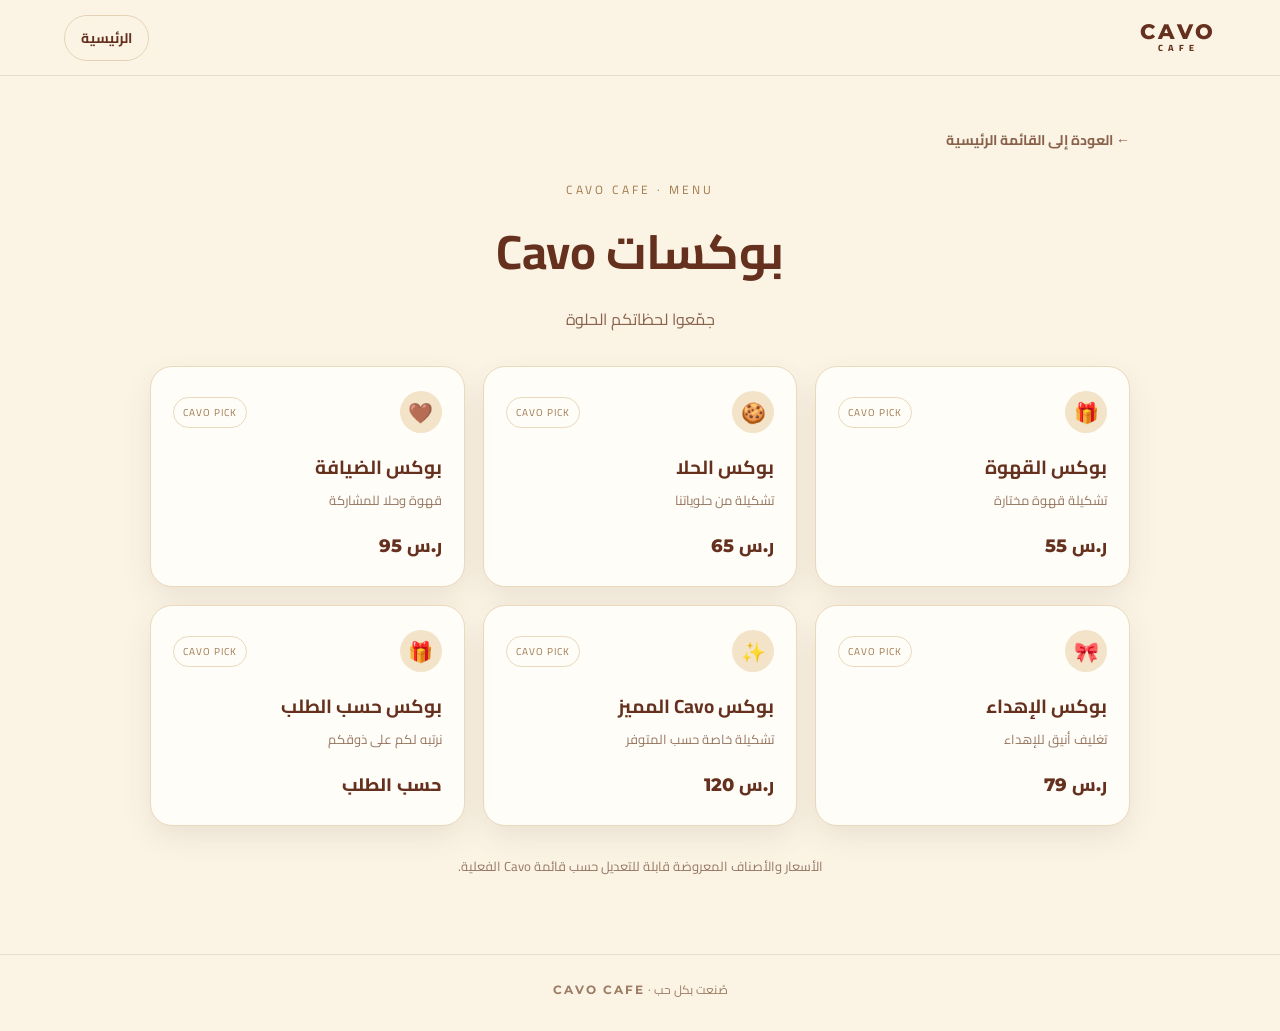
<file: boxes.html>
<!doctype html>
<html lang="ar" dir="rtl">
<head><meta charset="utf-8"><meta name="viewport" content="width=device-width, initial-scale=1"><meta name="theme-color" content="#fbf4e5"><title>بوكسات Cavo | Cavo Cafe</title><link rel="stylesheet" href="style.css"></head>
<body>
<header class="site-header"><a class="brand-small" href="index.html">CAVO<span>CAFE</span></a><a class="nav-home" href="index.html">الرئيسية</a></header>
<main class="page-main"><a class="back-link" href="index.html">← العودة إلى القائمة الرئيسية</a>
<section class="page-heading"><div class="mini">CAVO CAFE · MENU</div><h1>بوكسات Cavo</h1><p>جمّعوا لحظاتكم الحلوة</p></section>
<section class="menu-grid"><article class="menu-card"><div><div class="card-top"><span class="card-icon">🎁</span><span class="card-tag">CAVO PICK</span></div><h2>بوكس القهوة</h2><p>تشكيلة قهوة مختارة</p></div><div class="price">55 ر.س</div></article>
<article class="menu-card"><div><div class="card-top"><span class="card-icon">🍪</span><span class="card-tag">CAVO PICK</span></div><h2>بوكس الحلا</h2><p>تشكيلة من حلوياتنا</p></div><div class="price">65 ر.س</div></article>
<article class="menu-card"><div><div class="card-top"><span class="card-icon">🤎</span><span class="card-tag">CAVO PICK</span></div><h2>بوكس الضيافة</h2><p>قهوة وحلا للمشاركة</p></div><div class="price">95 ر.س</div></article>
<article class="menu-card"><div><div class="card-top"><span class="card-icon">🎀</span><span class="card-tag">CAVO PICK</span></div><h2>بوكس الإهداء</h2><p>تغليف أنيق للإهداء</p></div><div class="price">79 ر.س</div></article>
<article class="menu-card"><div><div class="card-top"><span class="card-icon">✨</span><span class="card-tag">CAVO PICK</span></div><h2>بوكس Cavo المميز</h2><p>تشكيلة خاصة حسب المتوفر</p></div><div class="price">120 ر.س</div></article>
<article class="menu-card"><div><div class="card-top"><span class="card-icon">🎁</span><span class="card-tag">CAVO PICK</span></div><h2>بوكس حسب الطلب</h2><p>نرتبه لكم على ذوقكم</p></div><div class="price">حسب الطلب</div></article>
</section>
<p class="note">الأسعار والأصناف المعروضة قابلة للتعديل حسب قائمة Cavo الفعلية.</p>
</main><footer class="site-footer">صُنعت بكل حب · <strong>CAVO CAFE</strong></footer>
</body></html>
</file>
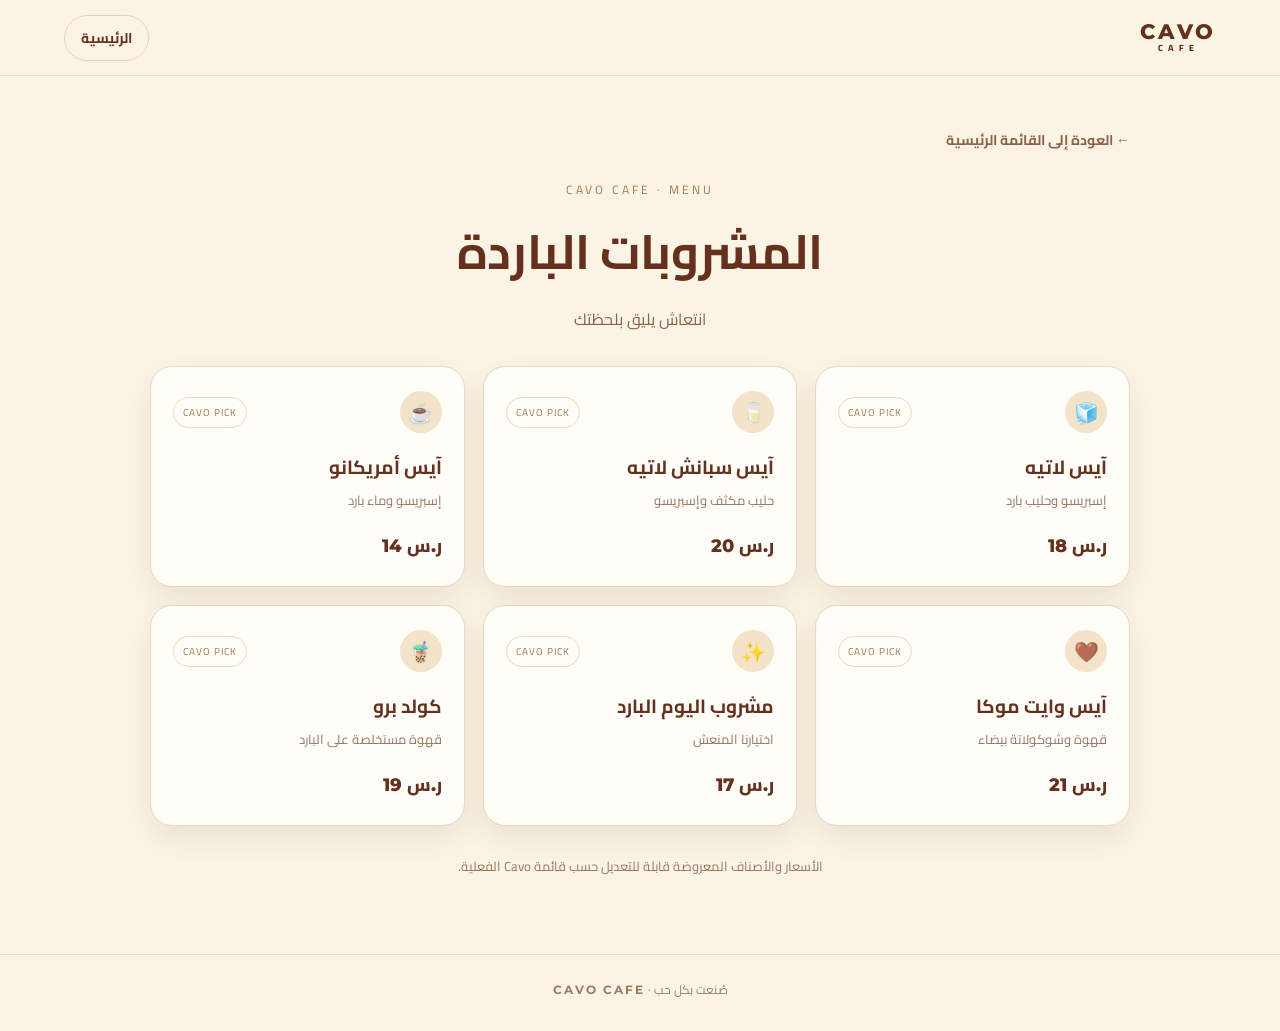
<file: cold.html>
<!doctype html>
<html lang="ar" dir="rtl">
<head><meta charset="utf-8"><meta name="viewport" content="width=device-width, initial-scale=1"><meta name="theme-color" content="#fbf4e5"><title>المشروبات الباردة | Cavo Cafe</title><link rel="stylesheet" href="style.css"></head>
<body>
<header class="site-header"><a class="brand-small" href="index.html">CAVO<span>CAFE</span></a><a class="nav-home" href="index.html">الرئيسية</a></header>
<main class="page-main"><a class="back-link" href="index.html">← العودة إلى القائمة الرئيسية</a>
<section class="page-heading"><div class="mini">CAVO CAFE · MENU</div><h1>المشروبات الباردة</h1><p>انتعاش يليق بلحظتك</p></section>
<section class="menu-grid"><article class="menu-card"><div><div class="card-top"><span class="card-icon">🧊</span><span class="card-tag">CAVO PICK</span></div><h2>آيس لاتيه</h2><p>إسبريسو وحليب بارد</p></div><div class="price">18 ر.س</div></article>
<article class="menu-card"><div><div class="card-top"><span class="card-icon">🥛</span><span class="card-tag">CAVO PICK</span></div><h2>آيس سبانش لاتيه</h2><p>حليب مكثف وإسبريسو</p></div><div class="price">20 ر.س</div></article>
<article class="menu-card"><div><div class="card-top"><span class="card-icon">☕</span><span class="card-tag">CAVO PICK</span></div><h2>آيس أمريكانو</h2><p>إسبريسو وماء بارد</p></div><div class="price">14 ر.س</div></article>
<article class="menu-card"><div><div class="card-top"><span class="card-icon">🤎</span><span class="card-tag">CAVO PICK</span></div><h2>آيس وايت موكا</h2><p>قهوة وشوكولاتة بيضاء</p></div><div class="price">21 ر.س</div></article>
<article class="menu-card"><div><div class="card-top"><span class="card-icon">✨</span><span class="card-tag">CAVO PICK</span></div><h2>مشروب اليوم البارد</h2><p>اختيارنا المنعش</p></div><div class="price">17 ر.س</div></article>
<article class="menu-card"><div><div class="card-top"><span class="card-icon">🧋</span><span class="card-tag">CAVO PICK</span></div><h2>كولد برو</h2><p>قهوة مستخلصة على البارد</p></div><div class="price">19 ر.س</div></article>
</section>
<p class="note">الأسعار والأصناف المعروضة قابلة للتعديل حسب قائمة Cavo الفعلية.</p>
</main><footer class="site-footer">صُنعت بكل حب · <strong>CAVO CAFE</strong></footer>
</body></html>
</file>
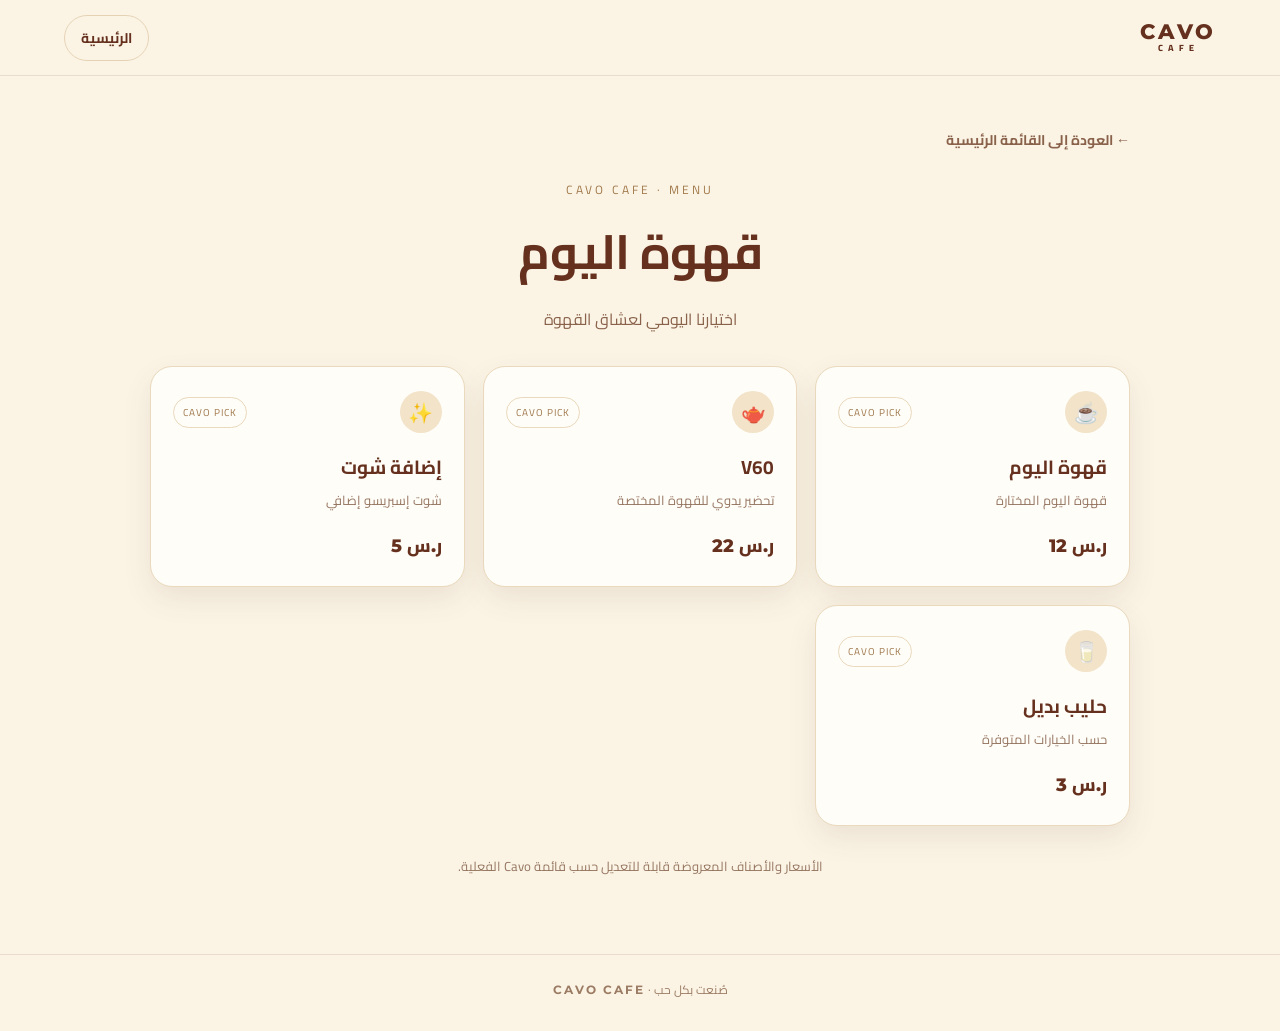
<file: daily.html>
<!doctype html>
<html lang="ar" dir="rtl">
<head><meta charset="utf-8"><meta name="viewport" content="width=device-width, initial-scale=1"><meta name="theme-color" content="#fbf4e5"><title>قهوة اليوم | Cavo Cafe</title><link rel="stylesheet" href="style.css"></head>
<body>
<header class="site-header"><a class="brand-small" href="index.html">CAVO<span>CAFE</span></a><a class="nav-home" href="index.html">الرئيسية</a></header>
<main class="page-main"><a class="back-link" href="index.html">← العودة إلى القائمة الرئيسية</a>
<section class="page-heading"><div class="mini">CAVO CAFE · MENU</div><h1>قهوة اليوم</h1><p>اختيارنا اليومي لعشاق القهوة</p></section>
<section class="menu-grid"><article class="menu-card"><div><div class="card-top"><span class="card-icon">☕</span><span class="card-tag">CAVO PICK</span></div><h2>قهوة اليوم</h2><p>قهوة اليوم المختارة</p></div><div class="price">12 ر.س</div></article>
<article class="menu-card"><div><div class="card-top"><span class="card-icon">🫖</span><span class="card-tag">CAVO PICK</span></div><h2>V60</h2><p>تحضير يدوي للقهوة المختصة</p></div><div class="price">22 ر.س</div></article>
<article class="menu-card"><div><div class="card-top"><span class="card-icon">✨</span><span class="card-tag">CAVO PICK</span></div><h2>إضافة شوت</h2><p>شوت إسبريسو إضافي</p></div><div class="price">5 ر.س</div></article>
<article class="menu-card"><div><div class="card-top"><span class="card-icon">🥛</span><span class="card-tag">CAVO PICK</span></div><h2>حليب بديل</h2><p>حسب الخيارات المتوفرة</p></div><div class="price">3 ر.س</div></article>
</section>
<p class="note">الأسعار والأصناف المعروضة قابلة للتعديل حسب قائمة Cavo الفعلية.</p>
</main><footer class="site-footer">صُنعت بكل حب · <strong>CAVO CAFE</strong></footer>
</body></html>
</file>
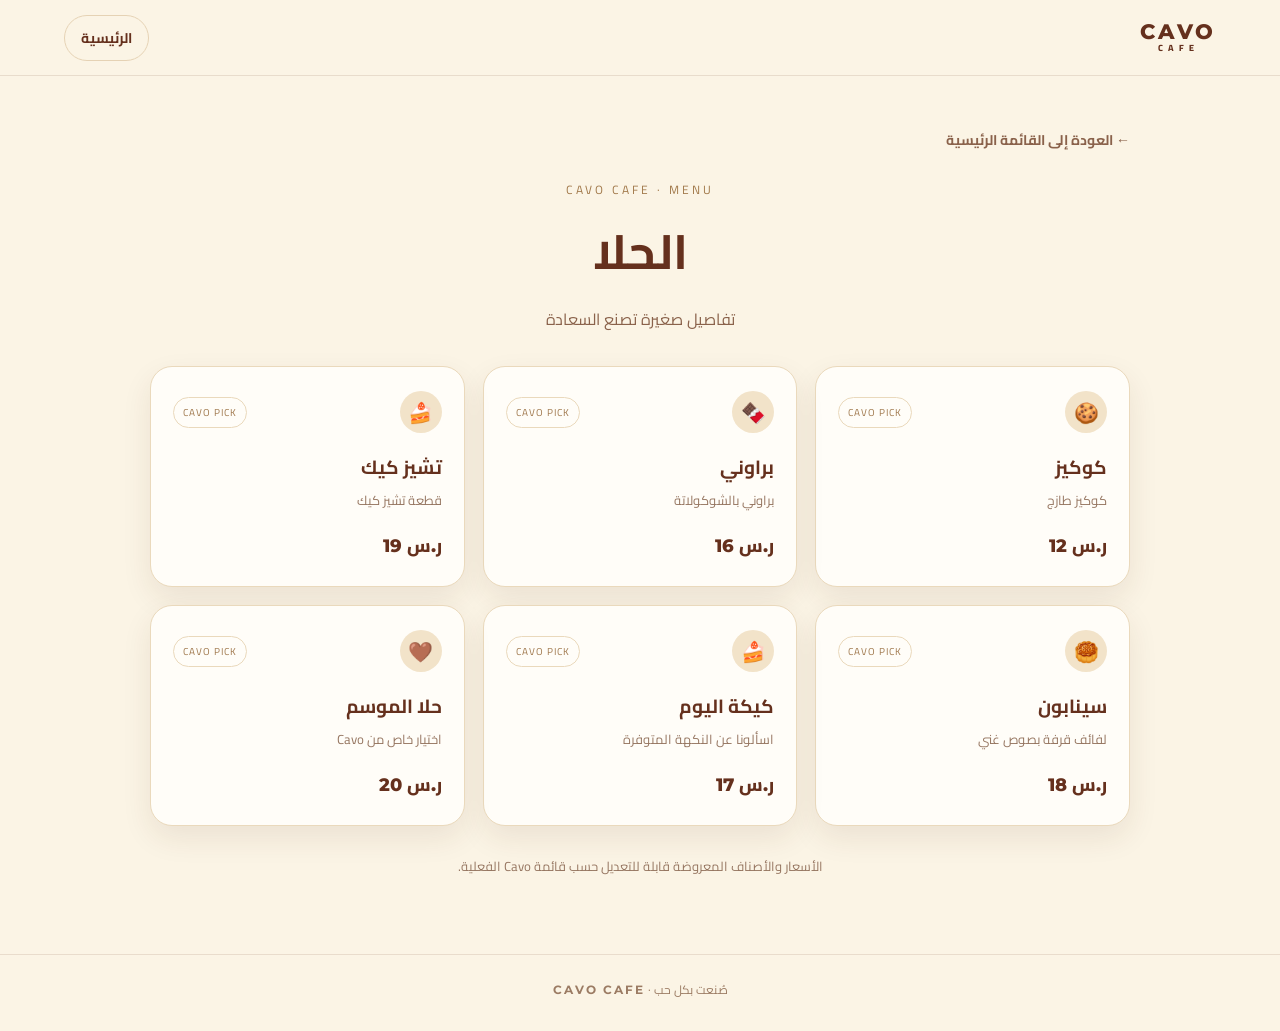
<file: desserts.html>
<!doctype html>
<html lang="ar" dir="rtl">
<head><meta charset="utf-8"><meta name="viewport" content="width=device-width, initial-scale=1"><meta name="theme-color" content="#fbf4e5"><title>الحلا | Cavo Cafe</title><link rel="stylesheet" href="style.css"></head>
<body>
<header class="site-header"><a class="brand-small" href="index.html">CAVO<span>CAFE</span></a><a class="nav-home" href="index.html">الرئيسية</a></header>
<main class="page-main"><a class="back-link" href="index.html">← العودة إلى القائمة الرئيسية</a>
<section class="page-heading"><div class="mini">CAVO CAFE · MENU</div><h1>الحلا</h1><p>تفاصيل صغيرة تصنع السعادة</p></section>
<section class="menu-grid"><article class="menu-card"><div><div class="card-top"><span class="card-icon">🍪</span><span class="card-tag">CAVO PICK</span></div><h2>كوكيز</h2><p>كوكيز طازج</p></div><div class="price">12 ر.س</div></article>
<article class="menu-card"><div><div class="card-top"><span class="card-icon">🍫</span><span class="card-tag">CAVO PICK</span></div><h2>براوني</h2><p>براوني بالشوكولاتة</p></div><div class="price">16 ر.س</div></article>
<article class="menu-card"><div><div class="card-top"><span class="card-icon">🍰</span><span class="card-tag">CAVO PICK</span></div><h2>تشيز كيك</h2><p>قطعة تشيز كيك</p></div><div class="price">19 ر.س</div></article>
<article class="menu-card"><div><div class="card-top"><span class="card-icon">🥮</span><span class="card-tag">CAVO PICK</span></div><h2>سينابون</h2><p>لفائف قرفة بصوص غني</p></div><div class="price">18 ر.س</div></article>
<article class="menu-card"><div><div class="card-top"><span class="card-icon">🍰</span><span class="card-tag">CAVO PICK</span></div><h2>كيكة اليوم</h2><p>اسألونا عن النكهة المتوفرة</p></div><div class="price">17 ر.س</div></article>
<article class="menu-card"><div><div class="card-top"><span class="card-icon">🤎</span><span class="card-tag">CAVO PICK</span></div><h2>حلا الموسم</h2><p>اختيار خاص من Cavo</p></div><div class="price">20 ر.س</div></article>
</section>
<p class="note">الأسعار والأصناف المعروضة قابلة للتعديل حسب قائمة Cavo الفعلية.</p>
</main><footer class="site-footer">صُنعت بكل حب · <strong>CAVO CAFE</strong></footer>
</body></html>
</file>
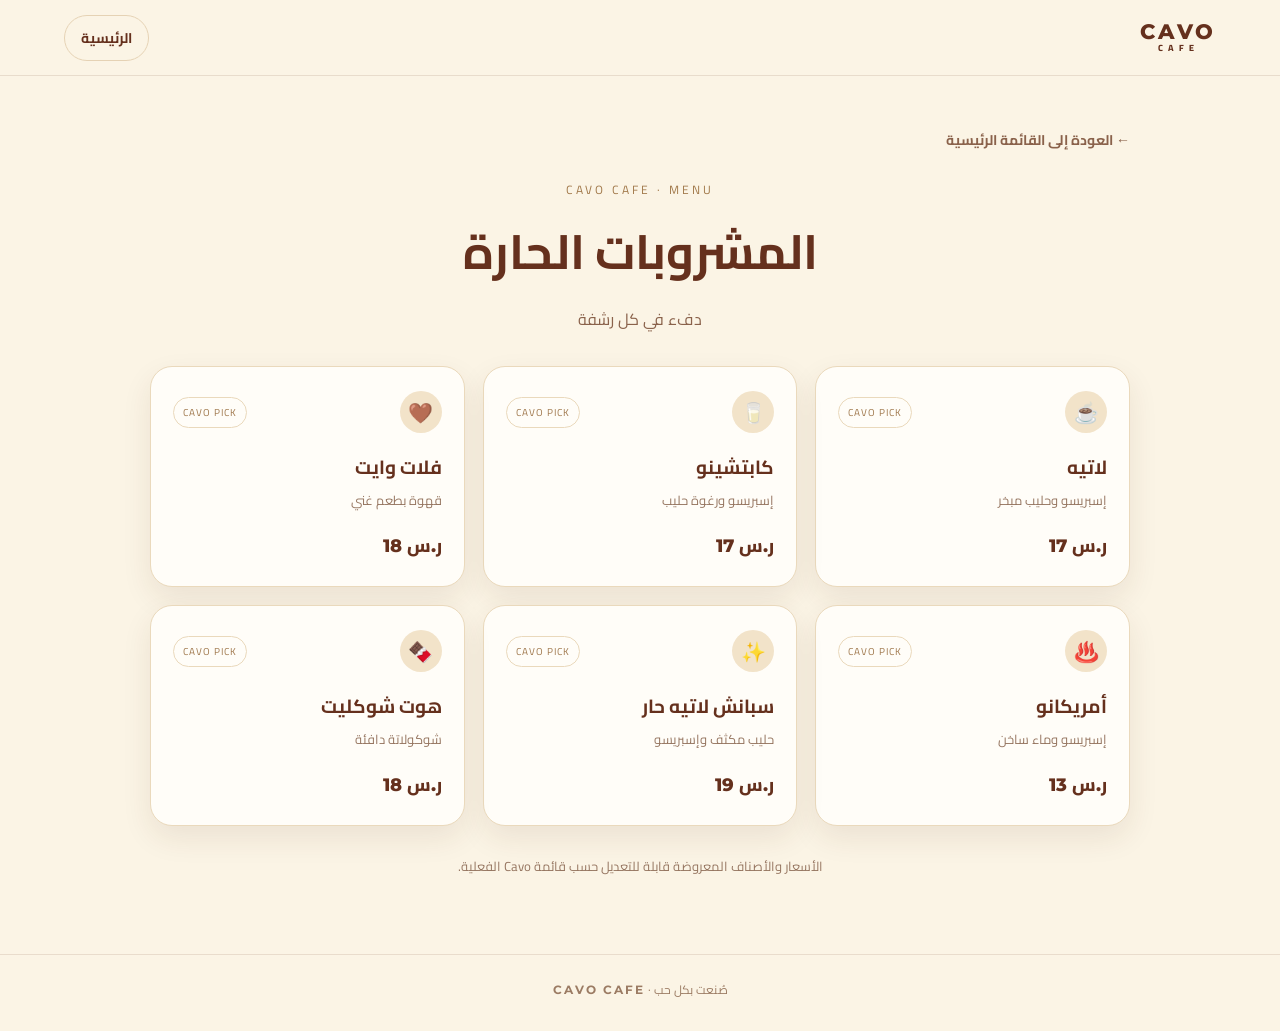
<file: hot.html>
<!doctype html>
<html lang="ar" dir="rtl">
<head><meta charset="utf-8"><meta name="viewport" content="width=device-width, initial-scale=1"><meta name="theme-color" content="#fbf4e5"><title>المشروبات الحارة | Cavo Cafe</title><link rel="stylesheet" href="style.css"></head>
<body>
<header class="site-header"><a class="brand-small" href="index.html">CAVO<span>CAFE</span></a><a class="nav-home" href="index.html">الرئيسية</a></header>
<main class="page-main"><a class="back-link" href="index.html">← العودة إلى القائمة الرئيسية</a>
<section class="page-heading"><div class="mini">CAVO CAFE · MENU</div><h1>المشروبات الحارة</h1><p>دفء في كل رشفة</p></section>
<section class="menu-grid"><article class="menu-card"><div><div class="card-top"><span class="card-icon">☕</span><span class="card-tag">CAVO PICK</span></div><h2>لاتيه</h2><p>إسبريسو وحليب مبخر</p></div><div class="price">17 ر.س</div></article>
<article class="menu-card"><div><div class="card-top"><span class="card-icon">🥛</span><span class="card-tag">CAVO PICK</span></div><h2>كابتشينو</h2><p>إسبريسو ورغوة حليب</p></div><div class="price">17 ر.س</div></article>
<article class="menu-card"><div><div class="card-top"><span class="card-icon">🤎</span><span class="card-tag">CAVO PICK</span></div><h2>فلات وايت</h2><p>قهوة بطعم غني</p></div><div class="price">18 ر.س</div></article>
<article class="menu-card"><div><div class="card-top"><span class="card-icon">♨️</span><span class="card-tag">CAVO PICK</span></div><h2>أمريكانو</h2><p>إسبريسو وماء ساخن</p></div><div class="price">13 ر.س</div></article>
<article class="menu-card"><div><div class="card-top"><span class="card-icon">✨</span><span class="card-tag">CAVO PICK</span></div><h2>سبانش لاتيه حار</h2><p>حليب مكثف وإسبريسو</p></div><div class="price">19 ر.س</div></article>
<article class="menu-card"><div><div class="card-top"><span class="card-icon">🍫</span><span class="card-tag">CAVO PICK</span></div><h2>هوت شوكليت</h2><p>شوكولاتة دافئة</p></div><div class="price">18 ر.س</div></article>
</section>
<p class="note">الأسعار والأصناف المعروضة قابلة للتعديل حسب قائمة Cavo الفعلية.</p>
</main><footer class="site-footer">صُنعت بكل حب · <strong>CAVO CAFE</strong></footer>
</body></html>
</file>
<file: style.css>
@import url('https://fonts.googleapis.com/css2?family=Cairo:wght@400;500;600;700;800&family=Montserrat:wght@500;600;700;800&display=swap');
:root{
  --cream:#fbf4e5; --cream-deep:#f1dfbf; --brown:#65301d;
  --brown-dark:#422015; --green:#192b22; --gold:#d8ae6b; --white:#fffdf8;
  --shadow:0 12px 30px rgba(74,40,24,.09);
}
*{box-sizing:border-box}
html{scroll-behavior:smooth}
body{margin:0;background:var(--cream);color:var(--brown);font-family:'Cairo',sans-serif;min-height:100vh}
a{color:inherit;text-decoration:none}
.site-header{height:76px;padding:0 clamp(18px,5vw,72px);display:flex;align-items:center;justify-content:space-between;border-bottom:1px solid rgba(101,48,29,.12);background:rgba(251,244,229,.94);position:sticky;top:0;z-index:10;backdrop-filter:blur(12px)}
.brand-small{font-family:'Montserrat',sans-serif;font-weight:800;letter-spacing:3px;font-size:21px}
.brand-small span{display:block;font-family:'Cairo',sans-serif;font-size:9px;letter-spacing:5px;text-align:center;margin-top:-5px}
.nav-home{font-size:14px;font-weight:700;padding:9px 16px;border:1px solid #e5d2b4;border-radius:30px;transition:.2s}
.nav-home:hover{background:var(--brown);color:var(--cream)}
.hero{min-height:calc(100svh - 76px);display:flex;flex-direction:column;align-items:center;justify-content:center;padding:50px 20px 70px;text-align:center;overflow:hidden;position:relative}
.hero:before,.hero:after{content:"";position:absolute;width:230px;height:230px;border:1px solid rgba(216,174,107,.32);border-radius:50%;pointer-events:none}
.hero:before{top:-110px;right:-100px}.hero:after{bottom:-130px;left:-100px}
.logo-wrap{width:min(390px,78vw);margin-bottom:20px;animation:fadeUp .7s ease both}
.logo-wrap img{width:100%;height:auto;display:block;mix-blend-mode:multiply;
background-color:transparent ;
border-radius: 0%;}
.eyebrow{font-size:12px;letter-spacing:3px;color:#9b7045;margin:0 0 8px}
.hero h1{font-size:clamp(27px,4vw,43px);line-height:1.4;margin:0 0 8px;font-weight:800}
.hero .intro{margin:0 0 28px;color:#8a624b;font-size:15px}
.category-list{width:min(520px,100%);display:grid;gap:13px}
.category-btn{display:flex;align-items:center;justify-content:space-between;gap:12px;width:100%;min-height:58px;padding:12px 23px;background:var(--white);border:1px solid #ead9bc;border-radius:999px;color:var(--brown);font-size:17px;font-weight:800;box-shadow:0 5px 16px rgba(74,40,24,.035);transition:transform .2s,background .2s,color .2s,box-shadow .2s}
.category-btn:hover{transform:translateY(-3px);background:var(--brown);color:var(--cream);box-shadow:var(--shadow)}
.category-btn .arrow{font-family:Arial,sans-serif;font-size:20px;opacity:.65;direction:ltr}
.page-main{width:min(1100px,100%);margin:auto;padding:48px clamp(18px,5vw,60px) 76px;min-height:calc(100svh - 150px)}
.page-heading{text-align:center;margin-bottom:32px}
.page-heading .mini{font-size:12px;letter-spacing:3px;color:#a27a4c}
.page-heading h1{font-size:clamp(30px,5vw,48px);margin:5px 0 8px}
.page-heading p{margin:0;color:#8a624b}
.menu-grid{display:grid;grid-template-columns:repeat(3,minmax(0,1fr));gap:18px}
.menu-card{background:var(--white);border:1px solid #ead9bc;border-radius:22px;padding:24px 22px;box-shadow:var(--shadow);min-height:160px;display:flex;flex-direction:column;justify-content:space-between;transition:transform .2s}
.menu-card:hover{transform:translateY(-4px)}
.card-top{display:flex;align-items:center;justify-content:space-between;gap:10px}
.card-icon{width:42px;height:42px;border-radius:50%;display:grid;place-items:center;background:#f2e3c9;font-size:20px}
.card-tag{font-size:10px;letter-spacing:1px;color:#a17a4f;border:1px solid #ead9bc;border-radius:30px;padding:5px 9px}
.menu-card h2{font-size:19px;margin:16px 0 3px}
.menu-card p{font-size:13px;color:#967661;margin:0}
.price{font-family:'Montserrat','Cairo',sans-serif;font-size:18px;font-weight:800;direction:ltr;text-align:right;margin-top:17px}
.price small{font-family:'Cairo',sans-serif;font-size:11px;font-weight:600;color:#967661}
.note{margin:28px auto 0;text-align:center;color:#967661;font-size:13px}
.site-footer{text-align:center;padding:23px 15px 30px;border-top:1px solid rgba(101,48,29,.12);font-size:12px;color:#9b7b63}
.site-footer strong{font-family:'Montserrat',sans-serif;letter-spacing:2px}
.back-link{display:inline-flex;align-items:center;gap:8px;margin-bottom:25px;font-weight:700;font-size:14px;color:#8a624b}
.back-link:hover{color:var(--brown-dark)}
@keyframes fadeUp{from{opacity:0;transform:translateY(12px)}to{opacity:1;transform:translateY(0)}}
@media(max-width:800px){.menu-grid{grid-template-columns:repeat(2,minmax(0,1fr))}.page-main{padding-top:35px}}
@media(max-width:520px){.site-header{height:64px}.brand-small{font-size:18px}.hero{min-height:calc(100svh - 64px);padding:35px 18px 48px}.logo-wrap{width:min(320px,82vw);margin-bottom:13px}.hero .intro{font-size:13px;margin-bottom:22px}.category-list{gap:11px}.category-btn{min-height:54px;font-size:15px;padding:10px 19px}.menu-grid{grid-template-columns:1fr;gap:13px}.menu-card{min-height:140px;padding:20px}.page-main{padding-bottom:48px}.page-heading{margin-bottom:25px}}
@media(min-width:1100px){.hero{padding-top:65px}.logo-wrap{width:410px}.category-list{gap:14px}.category-btn{min-height:62px;font-size:18px}}

.snap-link {
    display: inline-block;
    margin: 12px 0;
    padding: 10px 24px;
    color: #65301d;
    background-color: #fffdf8;
    border: 1px solid #e5d2b4;
    border-radius: 30px;
    text-decoration: none;
    font-family: 'Cairo', sans-serif;
    font-size: 14px;
    font-weight: 700;
    transition: 0.3s ease;
}

.snap-link:hover {
    background-color: #65301d;
    color: #fbf4e5;
    transform: translateY(-2px);
}

.footer-brand {
    font-family: 'Montserrat', sans-serif;
    font-weight: 800;
    letter-spacing: 3px;
    margin-top: 15px;
}

.copyright {
    font-size: 11px;
    color: #9b7b63;
}
</file>
